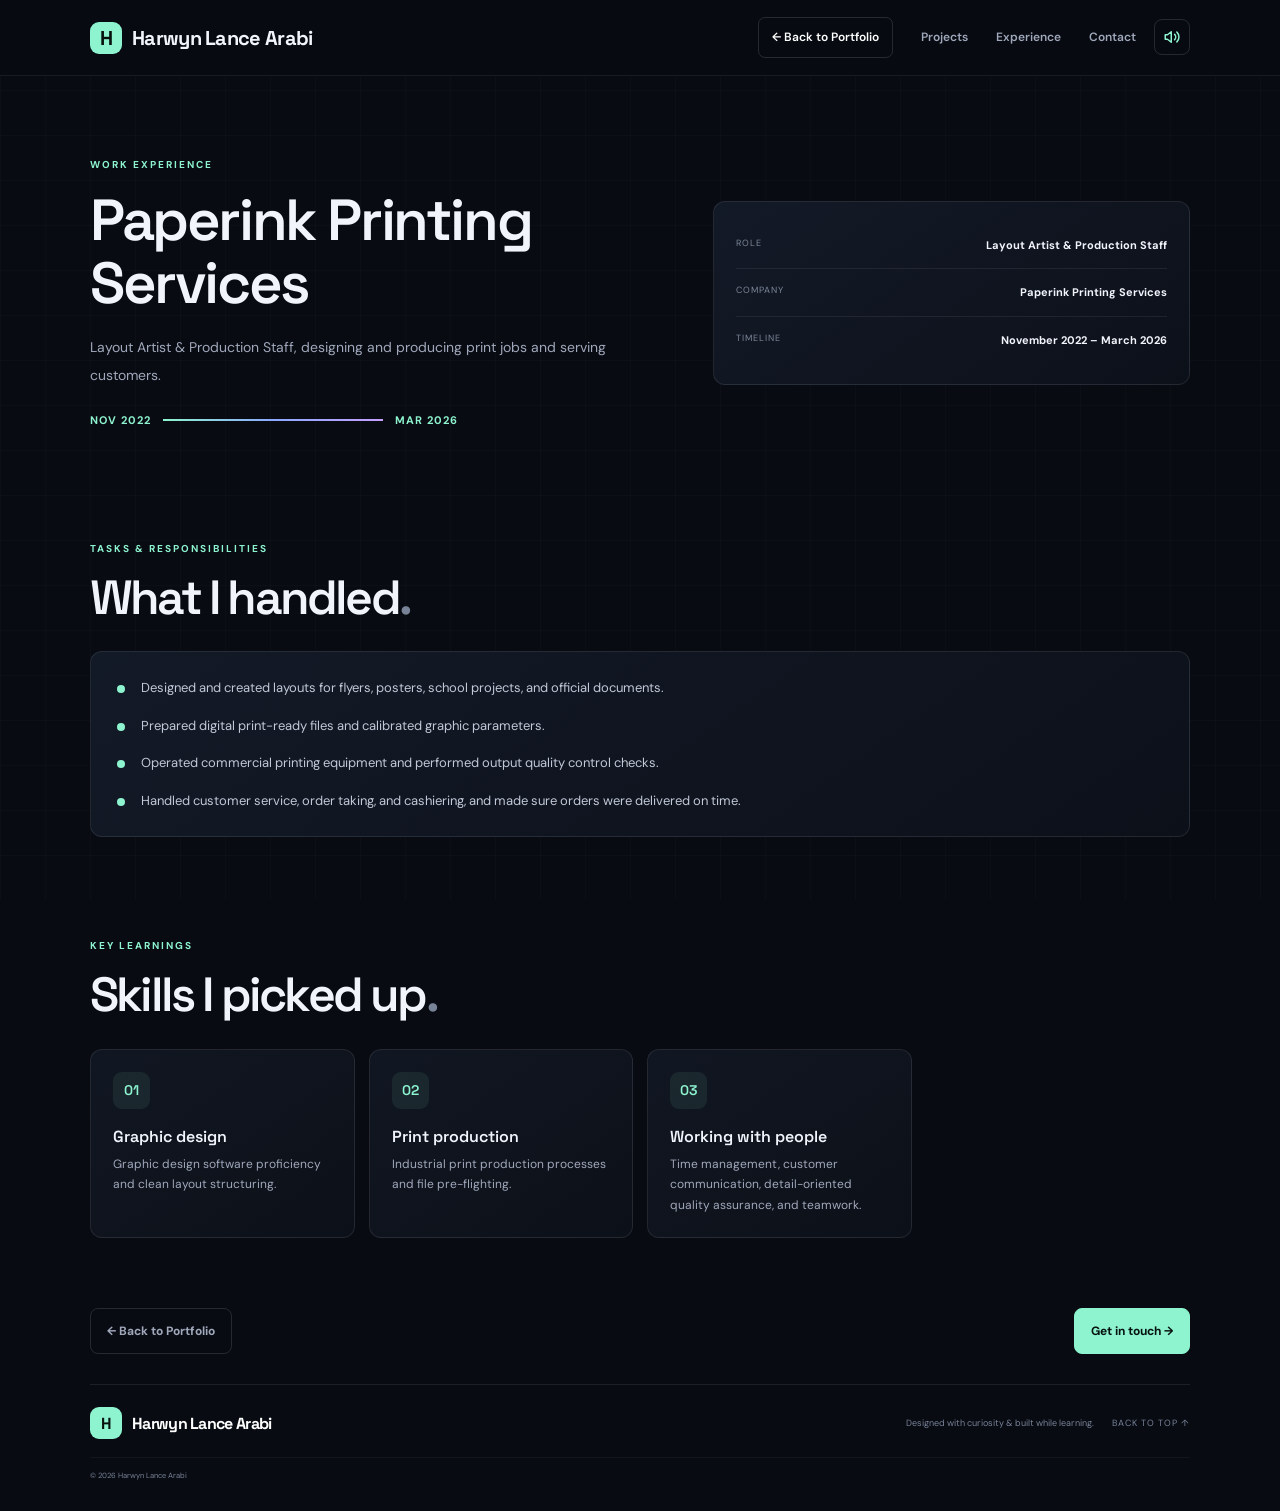
<file: experience.html>
<!doctype html>
<html lang="en">
<head>
<meta charset="utf-8">
<meta name="viewport" content="width=device-width,initial-scale=1">
<title>Paperink Printing Services | Harwyn Lance Arabi</title>
<meta name="description" content="Layout Artist and Production Staff at Paperink Printing Services, November 2022 to March 2026.">
<link rel="preconnect" href="https://fonts.googleapis.com">
<link href="https://fonts.googleapis.com/css2?family=DM+Sans:wght@400;600;700&family=Space+Grotesk:wght@500;600;700&display=swap" rel="stylesheet">
<!-- CYBERPUNK MICROCHIP / CIRCUIT NODE FAVICON -->
<link rel="icon" type="image/png" href="assets/favicon.png">
<link rel="stylesheet" href="style.css">
</head>
<body>
<a class="skip" href="#main">Skip to content</a>
<div class="progress"><i id="progress"></i></div>
<header><a class="logo" href="index.html"><b>H</b> Harwyn Lance Arabi</a>
<div class="tools"><nav id="nav" aria-label="Primary"><a class="navcta" href="index.html#experience">← Back to Portfolio</a><a href="index.html#projects">Projects</a><a href="index.html#experience">Experience</a><a href="index.html#contact">Contact</a></nav>
<button id="soundBtn" class="iconBtn" type="button" aria-pressed="true" aria-label="Sound effects" title="Mute sound effects"><svg viewBox="0 0 24 24" width="18" height="18" aria-hidden="true" fill="none" stroke="currentColor" stroke-width="2" stroke-linecap="round" stroke-linejoin="round"><path d="M11 5 6 9H3v6h3l5 4z"/><path class="w" d="M15.5 8.5a5 5 0 0 1 0 7M18.5 5.5a9 9 0 0 1 0 13"/><path class="x" d="m16 9 6 6m0-6-6 6"/></svg></button>
<button id="menuBtn" type="button" aria-label="Open menu" aria-expanded="false" aria-controls="nav">☰</button></div></header>
<main id="main">
<section class="wrap dhero"><div class="reveal"><div class="eyebrow">WORK EXPERIENCE</div><h1>Paperink Printing Services</h1><p class="lead">Layout Artist &amp; Production Staff, designing and producing print jobs and serving customers.</p><div class="tl" aria-hidden="true"><span>NOV 2022</span><i></i><span>MAR 2026</span></div></div><div class="reveal"><div class="facts"><div><small>ROLE</small><b>Layout Artist &amp; Production Staff</b></div><div><small>COMPANY</small><b>Paperink Printing Services</b></div><div><small>TIMELINE</small><b>November 2022 – March 2026</b></div></div></div></section><section class="wrap section"><div class="eyebrow">TASKS &amp; RESPONSIBILITIES</div><h2>What I handled<span class="mint">.</span></h2><div class="reveal"><div class="panel"><ul class="checks"><li>Designed and created layouts for flyers, posters, school projects, and official documents.</li><li>Prepared digital print-ready files and calibrated graphic parameters.</li><li>Operated commercial printing equipment and performed output quality control checks.</li><li>Handled customer service, order taking, and cashiering, and made sure orders were delivered on time.</li></ul></div></div></section><section class="wrap section"><div class="eyebrow">KEY LEARNINGS</div><h2>Skills I picked up<span class="mint">.</span></h2><div class="reveal"><div class="fgrid"><article class="card reveal"><span class="num">01</span><h3>Graphic design</h3><p>Graphic design software proficiency and clean layout structuring.</p></article><article class="card reveal"><span class="num">02</span><h3>Print production</h3><p>Industrial print production processes and file pre-flighting.</p></article><article class="card reveal"><span class="num">03</span><h3>Working with people</h3><p>Time management, customer communication, detail-oriented quality assurance, and teamwork.</p></article></div></div></section><nav class="wrap pager" aria-label="Page navigation"><a class="btn" href="index.html#experience">← Back to Portfolio</a><a class="btn primary" href="index.html#contact">Get in touch →</a></nav>
</main>
<footer class="wrap"><a class="logo" href="index.html"><b>H</b> Harwyn Lance Arabi</a><span>Designed with curiosity &amp; built while learning.</span><a href="#main">BACK TO TOP ↑</a><small>© <span id="year"></span> Harwyn Lance Arabi</small></footer>
<script src="script.js"></script>
</body>
</html>
</file>
<file: style.css>
*{box-sizing:border-box}html{scroll-behavior:smooth;scroll-padding-top:85px}body{margin:0;background:#080b12;color:#f1f4fb;font:14px 'DM Sans',sans-serif;line-height:1.7;overflow-x:hidden}body:before{content:'';position:fixed;inset:0;pointer-events:none;z-index:-1;background-image:linear-gradient(#ffffff05 1px,transparent 1px),linear-gradient(90deg,#ffffff05 1px,transparent 1px);background-size:45px 45px}a{color:inherit;text-decoration:none}button{font:inherit}.progress{position:fixed;z-index:99;top:0;left:0;width:100%;height:3px}.progress i{display:block;width:0;height:100%;background:linear-gradient(90deg,#8df4cf,#8ba9ff,#c6a0ff)}header{height:76px;position:sticky;top:0;z-index:20;display:flex;align-items:center;justify-content:space-between;padding:0 max(22px,calc((100% - 1100px)/2));background:#080b12d9;border-bottom:1px solid #ffffff12;backdrop-filter:blur(18px)}.logo{display:flex;align-items:center;gap:10px;font:700 20px 'Space Grotesk';letter-spacing:-.7px}.logo b{display:grid;place-items:center;background:#8df4cf;color:#07120f;width:32px;height:32px;border-radius:9px}.logo span{color:#8df4cf}nav{display:flex;align-items:center;gap:28px;color:#a0a8bb;font-size:12px;font-weight:600}nav a:hover,nav a.active{color:#8df4cf}.navcta{border:1px solid #ffffff20;padding:9px 13px;border-radius:7px;color:#fff}#menuBtn{display:none;background:none;border:0;color:#fff;font-size:23px}.wrap{width:min(1100px,calc(100% - 44px));margin:auto}.hero{position:relative;min-height:670px;padding-top:95px;padding-bottom:95px;display:grid;grid-template-columns:1.05fr .95fr;align-items:center;gap:40px}.heroEyebrow,.eyebrow{font-size:10px;letter-spacing:2px;font-weight:700;color:#8df4cf}.heroEyebrow{display:flex;align-items:center;gap:10px;margin-bottom:25px}.heroEyebrow i{width:7px;height:7px;border-radius:50%;background:#8df4cf;box-shadow:0 0 12px #8df4cf;animation:pulse 2s infinite}.hero h1,h2{font:600 clamp(40px,5vw,65px)/1.08 'Space Grotesk';letter-spacing:-2.8px;margin:0}.hero h1 em,h2 em{font-style:normal;background:linear-gradient(100deg,#8df4cf,#8ba9ff 60%,#c6a0ff);background-clip:text;color:transparent}.heroText>p{color:#a0a8bb;max-width:510px;line-height:1.95;margin:25px 0;font-size:14px}.heroText strong{color:#fff}.actions{display:flex;gap:11px;flex-wrap:wrap}.btn{display:inline-flex;gap:20px;align-items:center;padding:12px 16px;border-radius:8px;border:1px solid #ffffff20;font-size:12px;font-weight:700;transition:.25s}.btn:hover{transform:translateY(-3px);border-color:#8df4cf88}.btn.primary{background:#8df4cf;color:#07120f;border-color:#8df4cf}.meta{display:flex;gap:12px;flex-wrap:wrap;margin-top:32px;color:#737e94;font-size:11px}.meta span{color:#8df4cf}.visual{position:relative;min-height:440px;display:grid;place-items:center}.portrait{position:relative;z-index:2;width:min(320px,75%);padding:10px;border:1px solid #8df4cf55;border-radius:18px;background:linear-gradient(145deg,#1a2532,#0b0f18);box-shadow:0 30px 100px #0008;transform:rotate(2deg);transition:.4s}.portrait:hover{transform:rotate(0) translateY(-5px)}.phototop{display:flex;justify-content:space-between;padding:7px 4px 12px;color:#8b95a9;font-size:8px;letter-spacing:1.2px}.phototop span:last-child{color:#8df4cf}.portrait img{width:100%;height:345px;display:block;object-fit:cover;object-position:center 35%;border-radius:10px;filter:saturate(.86);transition:.3s}.portrait:hover img{filter:saturate(1.05)}.photobottom{display:grid;gap:4px;padding:13px 4px 5px}.photobottom small{font-size:8px;letter-spacing:1.5px;color:#7d879a}.photobottom b{font-size:11px}.orbit{position:absolute;aspect-ratio:1;border:1px solid #8df4cf22;border-radius:50%}.o1{width:390px;animation:spin 30s linear infinite}.o2{width:455px;border-style:dashed;animation:spin 45s linear infinite reverse}.float{position:absolute;z-index:4;display:flex;align-items:center;gap:10px;padding:12px 14px;border:1px solid #ffffff1c;border-radius:10px;background:#111723ed;box-shadow:0 15px 45px #0006;font-size:10px;animation:float 5s ease-in-out infinite}.float div{display:grid}.float b{font-size:10px}.float small{font-size:9px;color:#8791a5}.f1{left:-4px;top:55px;color:#8df4cf;font-size:17px}.f2{right:-5px;bottom:48px;color:#d6dbea;animation-delay:-2s}.spark{position:absolute;right:25px;top:65px;color:#8df4cf;font-size:24px;animation:twinkle 3s infinite}.scroll{position:absolute;bottom:23px;left:0;color:#697287;font-size:8px;letter-spacing:2px}.section{padding-top:100px}.section h2{font-size:clamp(34px,4vw,48px);margin:15px 0 28px}.section h2>span{color:#788398}.mint{color:#8df4cf}.two{display:grid;grid-template-columns:1fr .85fr;gap:65px}.prose p,.projectText>p,.work p{color:#a0a8bb;font-size:13px;line-height:1.95}.note{display:flex;gap:10px;padding:15px;border:1px solid #8df4cf24;border-radius:9px;background:#8df4cf09;color:#8df4cf}.note span{color:#c1c8d7;font-size:12px}.facts{padding:20px 22px;border:1px solid #ffffff17;border-radius:12px;background:linear-gradient(145deg,#131a27,#0c1019)}.facts div{display:flex;justify-content:space-between;gap:18px;padding:14px 0;border-bottom:1px solid #ffffff12}.facts div:last-child{border:0}.facts small{color:#7d879a;letter-spacing:1px;font-size:9px}.facts b{font-size:11px;text-align:right}.sub{color:#a0a8bb;font-size:13px;margin:-15px 0 30px}.cards{display:grid;grid-template-columns:repeat(2,1fr);gap:14px}.card{position:relative;padding:22px;border:1px solid #ffffff17;border-radius:12px;background:linear-gradient(145deg,#111722,#0c1018);transition:transform .3s,border-color .3s}.card:hover{transform:translateY(-5px);border-color:#8df4cf66}.symbol{display:grid;place-items:center;width:37px;height:37px;border-radius:9px;background:#8df4cf14;color:#8df4cf;font-size:20px}.card>small{position:absolute;right:22px;top:25px;color:#414b60}.card h3,.projectText h3,.work h3{font:600 18px 'Space Grotesk';margin:17px 0 7px}.card p{font-size:12px;color:#a0a8bb;min-height:40px}.tags{display:flex;flex-wrap:wrap;gap:6px}.tags i{font-style:normal;font-size:9px;color:#b6c0d2;background:#ffffff08;border:1px solid #ffffff16;padding:4px 7px;border-radius:5px}.tags .learning{color:#8df4cf;border-color:#8df4cf44}.project{display:grid;grid-template-columns:.85fr 1.15fr;border:1px solid #ffffff19;border-radius:14px;overflow:hidden;background:#0d121c;margin:18px 0;transition:.3s}.project:hover{border-color:#8df4cf55;transform:translateY(-3px)}.project.reverse{grid-template-columns:1.15fr .85fr}.project.reverse .projectArt{order:2}.project.reverse .projectText{order:1}.projectArt{position:relative;min-height:340px;display:grid;place-items:center;overflow:hidden;background:linear-gradient(135deg,#17243a,#111629 60%,#17132c)}.projectArt .grid{position:absolute;inset:0;background-image:linear-gradient(#9bb5ff12 1px,transparent 1px),linear-gradient(90deg,#9bb5ff12 1px,transparent 1px);background-size:24px 24px;transform:perspective(300px) rotateX(15deg) scale(1.3)}.projectArt>figcaption{position:absolute;bottom:20px;left:20px;color:#8b9ab8;font-size:8px;letter-spacing:1.5px}.neuro{background:radial-gradient(ellipse,#173d3c,#101a24 60%,#10111b)}.projectText{padding:28px;align-self:center}.kicker{display:flex;justify-content:space-between;gap:10px;color:#8df4cf;font-size:8px;letter-spacing:1.1px;font-weight:700}.projectText h3{font-size:24px;line-height:1.3}.projectText h4{font-size:10px;letter-spacing:1px;margin:18px 0 7px}.projectText ul{padding-left:17px;color:#a0a8bb;font-size:11px;line-height:1.9}.projectText li::marker{color:#8df4cf}.tiny{font-size:10px!important;color:#778197!important}.work{display:flex;gap:20px;padding:25px;border:1px solid #ffffff19;border-radius:12px;background:linear-gradient(135deg,#131a27,#0c1018)}.paper{width:50px;height:50px;flex-shrink:0;display:grid;place-items:center;border-radius:11px;background:#8df4cf;color:#07120f;font:700 27px 'Space Grotesk'}.work h3{margin:9px 0 0}.work p{margin:10px 0 17px}.contact{padding-top:110px;padding-bottom:90px}.contactbox{position:relative;overflow:hidden;text-align:center;padding:60px 22px;border:1px solid #8df4cf2b;border-radius:16px;background:radial-gradient(ellipse at 50% 120%,#8df4cf12,transparent 60%),#101621}.contactbox h2{margin:17px 0;font-size:clamp(40px,5vw,57px)}.contactbox>p{max-width:480px;margin:0 auto 25px;color:#a0a8bb;font-size:13px}.center{justify-content:center}.email{margin-top:22px;font-size:11px;color:#7d879a}.email button{border:0;background:none;color:#8df4cf;cursor:pointer}.email span{color:#8df4cf;margin-left:6px}footer{display:flex;align-items:center;gap:18px;flex-wrap:wrap;padding-top:22px;padding-bottom:28px;border-top:1px solid #ffffff15;color:#788398;font-size:9px}footer .logo{margin-right:auto;color:#fff;font-size:16px}footer>a:nth-of-type(2){letter-spacing:1px}footer small{width:100%;border-top:1px solid #ffffff0c;padding-top:12px}@keyframes float{0%,100%{translate:0 0}50%{translate:0 -10px}}@keyframes spin{to{transform:rotate(360deg)}}@keyframes pulse{50%{opacity:.4}}@keyframes twinkle{50%{opacity:.4;transform:scale(.8)}}@media(max-width:800px){.hero{gap:15px}.hero h1{font-size:48px}.two{gap:30px}.projectText{padding:20px}.projectArt{min-height:300px}}@media(max-width:640px){header{height:66px;padding:0 18px}#menuBtn{display:block}nav{display:none;position:absolute;top:65px;left:0;right:0;padding:12px 20px 18px;background:#0b1019;border-bottom:1px solid #ffffff18;flex-direction:column;align-items:stretch;gap:0}nav.open{display:flex}nav a{padding:12px 4px}.wrap{width:calc(100% - 36px)}.hero{grid-template-columns:1fr;padding-top:65px;padding-bottom:60px;gap:10px}.hero h1{font-size:clamp(42px,11vw,57px)}.heroText>p{font-size:13px}.meta{flex-direction:column;gap:5px;margin-top:24px}.visual{min-height:410px;margin-top:15px}.portrait{width:min(290px,72%)}.portrait img{height:320px}.o1{width:320px}.o2{width:370px}.f1{left:0;top:45px}.f2{right:0;bottom:43px}.scroll{bottom:0}.section{padding-top:75px}.section h2{font-size:36px}.two,.cards{grid-template-columns:1fr}.project,.project.reverse{grid-template-columns:1fr}.project.reverse .projectArt,.project.reverse .projectText{order:initial}.projectArt{min-height:240px}.projectText{padding:22px}.work{padding:18px;gap:13px}.contact{padding-top:75px;padding-bottom:65px}.contactbox{padding:48px 16px}.contactbox h2{font-size:41px}footer{gap:12px}footer>span{width:100%;order:3}footer>a:nth-of-type(2){margin-left:auto}}
/* skip link, focus, buttons */
.skip{position:absolute;left:12px;top:-64px;z-index:100;background:#8df4cf;color:#07120f;padding:10px 14px;border-radius:8px;font-weight:700;transition:top .2s}.skip:focus{top:12px}
:focus-visible{outline:2px solid #8df4cf;outline-offset:3px;border-radius:4px}
button{cursor:pointer}
.tools{display:flex;align-items:center;gap:18px}
.iconBtn{display:grid;place-items:center;width:36px;height:36px;padding:0;border:1px solid #ffffff20;border-radius:8px;background:none;color:#8df4cf;transition:transform .25s,border-color .25s,color .25s}
.iconBtn:hover{transform:translateY(-2px);border-color:#8df4cf88}.iconBtn:active{transform:scale(.94)}
.iconBtn .x{display:none}.iconBtn[aria-pressed=false]{color:#788398}.iconBtn[aria-pressed=false] .w{display:none}.iconBtn[aria-pressed=false] .x{display:block}
.navcta{transition:border-color .25s,background .25s}.navcta:hover{border-color:#8df4cf88;background:#8df4cf12}
.btn:active{transform:translateY(0) scale(.97)}

/* scroll reveal: uses `translate` so hover `transform` still works */
.reveal{opacity:0;translate:0 22px}
.reveal.visible{opacity:1;translate:0 0;animation:rise .8s cubic-bezier(.2,.7,.2,1) var(--d,0s) backwards}
@keyframes rise{from{opacity:0;translate:0 22px}}
@keyframes drop{from{opacity:0;translate:0 -8px}}

/* pointer spotlight on cards */
.project{position:relative}
.card::before,.project::before{content:'';position:absolute;inset:0;border-radius:inherit;pointer-events:none;opacity:0;transition:opacity .3s;background:radial-gradient(280px circle at var(--mx,50%) var(--my,50%),#8df4cf17,transparent 70%)}
.card:hover::before,.project:hover::before{opacity:1}

/* project images */
.projectArt{margin:0;padding:34px 24px 58px}
.projectArt.calculus{background:radial-gradient(ellipse at 50% 45%,#3d2512,#17131d 65%)}
.shot{position:relative;z-index:1;display:block;height:auto;animation:float 6s ease-in-out infinite;transition:transform .5s cubic-bezier(.2,.7,.2,1),box-shadow .5s}
.shot.logo{width:min(240px,64%);aspect-ratio:1;border-radius:22px;box-shadow:0 22px 60px #e8923a33,0 0 0 1px #ffffff1f}
.shot.board{width:min(430px,92%);filter:drop-shadow(0 26px 32px #000a)}
.project:hover .shot.logo{transform:scale(1.05) rotate(-2deg);box-shadow:0 26px 80px #e8923a66,0 0 0 1px #ffffff2e}
.project:hover .shot.board{transform:scale(1.05) rotate(1.5deg)}

@media(min-width:641px){nav a:not(.navcta){position:relative}nav a:not(.navcta)::after{content:'';position:absolute;left:0;right:0;bottom:-6px;height:2px;background:#8df4cf;transform:scaleX(0);transform-origin:left;transition:transform .3s}nav a:not(.navcta):hover::after,nav a.active::after{transform:scaleX(1)}}
@media(max-width:640px){.tools{gap:10px}nav.open{animation:drop .25s ease}}

/* reduced motion */
@media(prefers-reduced-motion:reduce){html{scroll-behavior:auto}*,*:before,*:after{animation:none!important;transition:none!important}.reveal{opacity:1;translate:none}.card:hover,.project:hover,.btn:hover,.iconBtn:hover,.project:hover .shot{transform:none}.portrait:hover{transform:rotate(2deg)}}

/* header name */
.logo{white-space:nowrap}
@media(max-width:640px){header .logo{font-size:16px}}
@media(max-width:400px){header .logo{font-size:14px;gap:8px}header .logo b{width:28px;height:28px}}

/* tech logo grid */
.logos{list-style:none;margin:0;padding:0;display:grid;grid-template-columns:repeat(auto-fill,minmax(78px,1fr));gap:10px}
.tech{display:grid;justify-items:center;align-content:center;gap:7px;padding:12px 6px;border:1px solid #ffffff14;border-radius:10px;background:#ffffff06;transition:transform .3s,border-color .3s,box-shadow .3s;cursor:default}
.tech img{width:34px;height:34px;object-fit:contain}
.tech span{font-size:10px;line-height:1.25;color:#b6c0d2;text-align:center}
.tech:hover{transform:translateY(-3px);border-color:#8df4cf66;box-shadow:0 0 22px #8df4cf26}

/* social links */
.socials{list-style:none;display:flex;flex-wrap:wrap;gap:10px;margin:22px 0 0;padding:0}.socials.center{justify-content:center;margin:26px 0 0}
.soc{display:grid;place-items:center;width:42px;height:42px;border:1px solid #ffffff20;border-radius:10px;background:#ffffff08;transition:transform .25s,border-color .25s,box-shadow .25s}
.soc img{width:20px;height:20px}
.soc:hover{transform:translateY(-3px);border-color:#8df4cf88;box-shadow:0 0 22px #8df4cf30}

/* clickable project and work cards */
.project h3 a::after,.work h3 a::after{content:'';position:absolute;inset:0;z-index:2}
.project h3 a:focus-visible,.work h3 a:focus-visible{outline:none}
.project:has(h3 a:focus-visible),.work:has(h3 a:focus-visible){outline:2px solid #8df4cf;outline-offset:3px}
.more{display:inline-flex;margin-top:16px;color:#8df4cf;font-size:12px;font-weight:700;transition:translate .25s}
.project:hover .more,.work:hover .more{translate:5px 0}
.work{position:relative;transition:transform .3s,border-color .3s}.work:hover{transform:translateY(-3px);border-color:#8df4cf55}

/* favorite vibe */
.vibe{display:grid;grid-template-columns:1fr 1fr;gap:40px;align-items:center}
.nowplaying{display:flex;align-items:center;gap:10px;margin:0;color:#1ed760;font-size:11px;font-weight:700;letter-spacing:1.5px;text-transform:uppercase}
.eq{display:inline-flex;align-items:flex-end;gap:3px;height:14px}.eq i{width:3px;height:100%;border-radius:2px;background:currentColor;transform-origin:bottom;animation:eq 1s ease-in-out infinite}.eq i:nth-child(2){animation-delay:-.4s}.eq i:nth-child(3){animation-delay:-.7s}
@keyframes eq{50%{transform:scaleY(.3)}}
.track{font:600 34px/1.1 'Space Grotesk';letter-spacing:-1.2px;margin:14px 0 2px}.artist{margin:0;color:#a0a8bb;font-size:13px}
.quote{margin:22px 0 0;padding-left:18px;border-left:2px solid #1ed76055}.quote p{margin:0;color:#c1c8d7;font-size:13px;line-height:1.95}
.player{padding:14px;border:1px solid #1ed76033;border-radius:16px;background:linear-gradient(145deg,#131a27,#0c1019)}.player iframe{display:block;width:100%;height:152px;border:0;border-radius:12px}

/* detail pages */
.dhero{display:grid;grid-template-columns:1.1fr .9fr;gap:40px;align-items:center;padding-top:80px;padding-bottom:10px}
.dhero h1{font:600 clamp(36px,5vw,58px)/1.08 'Space Grotesk';letter-spacing:-2.4px;margin:16px 0 20px}
.dhero .lead{color:#a0a8bb;font-size:14px;line-height:1.95;margin:0 0 6px;max-width:560px}
.dhero .projectArt{border:1px solid #ffffff19;border-radius:14px;min-height:320px}
.gh{font:600 15px 'Space Grotesk';margin:26px 0 12px;color:#d6dbea}.gh:first-child{margin-top:0}
.stack{display:flex;flex-wrap:wrap;gap:8px;margin:0;padding:0;list-style:none}
.stack li{display:inline-flex;align-items:center;gap:8px;font-size:12px;color:#d0d7e6;background:#ffffff08;border:1px solid #ffffff1c;padding:8px 12px;border-radius:8px;transition:border-color .3s,box-shadow .3s}
.stack li:hover{border-color:#8df4cf66;box-shadow:0 0 18px #8df4cf22}
.stack img{width:16px;height:16px}
.fgrid{display:grid;grid-template-columns:repeat(auto-fill,minmax(250px,1fr));gap:14px}
.fgrid .card p{min-height:0;margin:0}.fgrid .card h3{font-size:16px}
.num{display:grid;place-items:center;width:37px;height:37px;border-radius:9px;background:#8df4cf14;color:#8df4cf;font:600 14px 'Space Grotesk'}
.flow{list-style:none;margin:0;padding:0;max-width:640px}
.flow li{position:relative;display:grid;grid-template-columns:42px 1fr;gap:16px;padding-bottom:22px}
.flow li::before{content:'';position:absolute;left:20px;top:42px;bottom:2px;width:1px;background:#8df4cf33}.flow li:last-child::before{display:none}
.flow b{display:grid;place-items:center;width:41px;height:41px;border:1px solid #8df4cf66;border-radius:50%;background:#8df4cf10;color:#8df4cf;font:600 13px 'Space Grotesk'}
.flow h3{font:600 15px 'Space Grotesk';margin:9px 0 2px}.flow p{margin:0;font-size:12px;color:#a0a8bb}
.checks{list-style:none;margin:0;padding:0;display:grid;gap:14px}
.checks li{position:relative;padding-left:26px;color:#c1c8d7;font-size:13px;line-height:1.8}.checks li::before{content:'';position:absolute;left:2px;top:.7em;width:8px;height:8px;border-radius:50%;background:#8df4cf}
.panel{padding:24px;border:1px solid #ffffff17;border-radius:12px;background:linear-gradient(145deg,#131a27,#0c1019)}
.tl{display:flex;align-items:center;gap:12px;margin-top:22px;font-size:11px;font-weight:700;letter-spacing:1px;color:#8df4cf}.tl i{flex:1;max-width:220px;height:2px;background:linear-gradient(90deg,#8df4cf,#8ba9ff,#c6a0ff)}
.pager{display:flex;justify-content:space-between;flex-wrap:wrap;gap:12px;padding-top:70px;padding-bottom:30px}
@media(max-width:800px){.vibe{grid-template-columns:1fr;gap:28px}.dhero{grid-template-columns:1fr;padding-top:55px}}

@media(prefers-reduced-motion:reduce){.tech:hover,.soc:hover,.work:hover{transform:none}.project:hover .more,.work:hover .more{translate:none}}

/* ---- v4: hero circuit band ---- */
[hidden]{display:none!important}
.sr{position:absolute;width:1px;height:1px;overflow:hidden;clip:rect(0 0 0 0);white-space:nowrap}
.heroBand{position:relative;overflow:hidden;isolation:isolate}
#headerCanvas{position:absolute;inset:0;width:100%;height:100%;z-index:-2;background:#080b12}
.heroBand::before{content:'';position:absolute;inset:0;z-index:-1;pointer-events:none;background:linear-gradient(90deg,#080b12e6 0%,#080b12b3 38%,#080b1200 78%)}
.heroBand::after{content:'';position:absolute;left:0;right:0;bottom:0;height:150px;z-index:-1;pointer-events:none;background:linear-gradient(#080b1200,#080b12)}
.heroId{flex-wrap:wrap;gap:6px 12px}.heroId strong{font:700 16px 'Space Grotesk';letter-spacing:0;color:#fff}.heroId span{color:#8df4cf}
.visual{align-self:end}
.portrait{animation:aura 4s ease-in-out infinite}
@keyframes aura{0%,100%{box-shadow:0 30px 100px #0008,0 0 28px #8df4cf22}50%{box-shadow:0 30px 100px #0008,0 0 64px #8df4cf55}}
button.btn{background:none;color:inherit;cursor:pointer}
@media(max-width:640px){.heroBand::before{background:#080b12b0}}

/* ---- resume modal ---- */
.modal{width:min(920px,calc(100% - 24px));height:min(88vh,760px);padding:0;border:1px solid #8df4cf40;border-radius:14px;background:#0d121c;color:#f1f4fb;box-shadow:0 30px 100px #000a;overflow:hidden}
.modal[open]{display:flex;flex-direction:column}
.modal::backdrop{background:#04060bcc;backdrop-filter:blur(4px)}
.mhead{display:flex;align-items:center;justify-content:space-between;gap:12px;padding:12px 16px;border-bottom:1px solid #ffffff14}
.modal h2{font:600 16px 'Space Grotesk';letter-spacing:-.2px;margin:0}.macts{display:flex;align-items:center;gap:10px}
.modal object{flex:1;width:100%;min-height:0;background:#1a2130}.mfallback{padding:24px;color:#a0a8bb;font-size:13px}.mfallback a{color:#8df4cf;text-decoration:underline}

/* ---- project filter + search ---- */
.pfilter{display:flex;flex-wrap:wrap;gap:12px;align-items:center;justify-content:space-between;margin:0 0 6px}
.tabs{display:flex;flex-wrap:wrap;gap:8px}
.tab{padding:9px 14px;border:1px solid #ffffff20;border-radius:999px;background:none;color:#a0a8bb;font-size:12px;font-weight:700;transition:color .25s,border-color .25s,background .25s}
.tab:hover{color:#fff;border-color:#8df4cf66}.tab[aria-pressed=true]{background:#8df4cf;color:#07120f;border-color:#8df4cf}
.search input{width:min(320px,100%);padding:10px 14px;border:1px solid #ffffff20;border-radius:10px;background:#ffffff08;color:#fff;font:inherit;font-size:12px}
.search input::placeholder{color:#6f7a90}.search input:focus{outline:none;border-color:#8df4cf;box-shadow:0 0 0 3px #8df4cf22}
.empty{color:#a0a8bb;font-size:13px;padding:24px 0}

/* ---- github block ---- */
.ghub{margin-top:34px;padding:24px;border:1px solid #ffffff19;border-radius:14px;background:linear-gradient(145deg,#111722,#0c1018)}
.ghub .kicker{justify-content:flex-start;gap:14px}.ghub .kicker a{color:#b6c0d2}.ghub .kicker a:hover{color:#8df4cf}
.gstats{display:grid;grid-template-columns:repeat(4,1fr);gap:10px;margin:18px 0}
.gstat{padding:14px;border:1px solid #ffffff14;border-radius:10px;background:#ffffff06}.gstat b{display:block;font:600 24px 'Space Grotesk'}.gstat small{color:#7d879a;font-size:10px;letter-spacing:1px}
.gcols{display:grid;grid-template-columns:1fr 1fr;gap:14px}.gbox{padding:16px;border:1px solid #ffffff14;border-radius:10px;background:#ffffff05}.gbox .gh{margin:0 0 12px}.gbox small{color:#7d879a;font-weight:400;font-size:10px;margin-left:6px}
.lang{display:grid;grid-template-columns:96px 1fr 38px;gap:10px;align-items:center;font-size:11px;color:#b6c0d2;margin:8px 0}.lang i{display:block;height:6px;border-radius:3px;background:#ffffff0f;overflow:hidden}.lang i b{display:block;height:100%;border-radius:3px;background:linear-gradient(90deg,#8df4cf,#8ba9ff);transition:width .8s}
.gbars{display:flex;align-items:flex-end;gap:5px;height:90px}.gbars i{flex:1;height:3px;min-height:3px;border-radius:3px 3px 0 0;background:linear-gradient(#8df4cf,#8ba9ff88);transition:height .7s}
.grepos{display:grid;grid-template-columns:repeat(auto-fill,minmax(230px,1fr));gap:12px;margin-top:14px}
.grepo{display:grid;align-content:start;gap:6px;padding:14px;border:1px solid #ffffff14;border-radius:10px;background:#ffffff05;transition:transform .3s,border-color .3s,box-shadow .3s}
.grepo:hover{transform:translateY(-3px);border-color:#8df4cf66;box-shadow:0 0 22px #8df4cf1f}
.grepo b{font:600 14px 'Space Grotesk';color:#8df4cf;overflow-wrap:anywhere}.grepo p{margin:0;font-size:11px;color:#a0a8bb;display:-webkit-box;-webkit-line-clamp:2;-webkit-box-orient:vertical;overflow:hidden}.grepo small{display:flex;gap:12px;color:#7d879a;font-size:10px}
.gnote{margin:14px 0 0;font-size:11px;color:#7d879a}
@media(max-width:700px){.gstats{grid-template-columns:repeat(2,1fr)}.gcols{grid-template-columns:1fr}}

/* ---- pinout viewer ---- */
.pinout{position:relative;padding:14px;border:1px solid #ffffff17;border-radius:14px;background:linear-gradient(145deg,#111722,#0b0f18)}
.pscroll{overflow-x:auto}.pscroll svg{display:block;width:100%;min-width:640px;height:auto}
.pinout .bd{fill:#0c1119;stroke:#ffffff26;stroke-width:1.2}.pinout .bt{fill:#8b95a9;font:700 12px 'DM Sans',sans-serif;letter-spacing:1.2px}
.pinout .wire{stroke:#8df4cf55;stroke-width:1.4}.pinout .chip{fill:#8df4cf14;stroke:#8df4cf77}.pinout .blk{fill:#ffffff08;stroke:#ffffff2a}
.pinout .ct{fill:#8df4cf;font:700 12px 'DM Sans',sans-serif;text-anchor:middle}.pinout .bl{fill:#c1c8d7;font:600 11px 'DM Sans',sans-serif;text-anchor:middle}
.pinout .link{fill:none;stroke:#8ba9ff;stroke-width:1.6;stroke-dasharray:6 6;animation:dash 1.2s linear infinite}.pinout .ll{fill:#8ba9ff;font:600 11px 'DM Sans',sans-serif;text-anchor:middle}
@keyframes dash{to{stroke-dashoffset:-24}}
.hot{cursor:pointer;outline:none}.hot .box{transition:fill .25s,stroke .25s}
.hot:hover .box,.hot.on .box,.hot:focus-visible .box{stroke:#8df4cf;fill:#8df4cf26}
.hot:hover .chip,.hot.on .chip,.hot:focus-visible .chip{filter:drop-shadow(0 0 6px #8df4cf99)}
.ptip{position:absolute;z-index:5;display:grid;gap:4px;max-width:min(300px,calc(100% - 8px));padding:12px 14px;border:1px solid #8df4cf88;border-radius:10px;background:#0d131ef2;box-shadow:0 0 28px #8df4cf30,0 15px 45px #0008;pointer-events:none}
.ptip b{font:600 13px 'Space Grotesk';color:#8df4cf}.ptip span{font-size:12px;color:#c1c8d7;line-height:1.6}

/* ---- terminal ---- */
.termBtn{position:fixed;right:18px;bottom:18px;z-index:60;display:inline-flex;gap:8px;align-items:center;padding:10px 14px;border:1px solid #8df4cf55;border-radius:10px;background:#0b1019ee;color:#8df4cf;font:700 12px 'DM Sans',sans-serif;box-shadow:0 10px 30px #0008;backdrop-filter:blur(10px);transition:transform .25s,border-color .25s,box-shadow .25s}
.termBtn:hover{transform:translateY(-3px);border-color:#8df4cf;box-shadow:0 0 24px #8df4cf33}
.term{position:fixed;right:18px;bottom:68px;z-index:61;display:flex;flex-direction:column;width:min(540px,calc(100% - 24px));height:min(380px,62vh);border:1px solid #8df4cf55;border-radius:12px;background:#05080df2;box-shadow:0 0 40px #8df4cf22,0 25px 70px #000a;font:13px/1.6 ui-monospace,SFMono-Regular,Menlo,Consolas,monospace;color:#b8f5df;overflow:hidden}
.term:focus-within{border-color:#8df4cf}
.termBar{display:flex;justify-content:space-between;align-items:center;padding:8px 12px;border-bottom:1px solid #8df4cf26;background:#0a1118;color:#7d879a;font-size:11px}.termBar button{border:0;background:none;color:#8df4cf;font-size:14px}
.termOut{flex:1;overflow:auto;padding:12px;white-space:pre-wrap;word-break:break-word}.termOut .cmd{color:#fff}.termOut .err{color:#ff8d9b}
.termIn{display:flex;gap:8px;padding:10px 12px;border-top:1px solid #8df4cf26}.termIn label{color:#8df4cf}.termIn input{flex:1;min-width:0;border:0;outline:0;background:none;color:#fff;font:inherit}
@media(max-width:640px){.termBtn{right:12px;bottom:12px}.term{right:12px;bottom:60px}.termIn input{font-size:16px}}
@media(prefers-reduced-motion:reduce){.tab:hover,.grepo:hover,.termBtn:hover{transform:none}}
</file>
